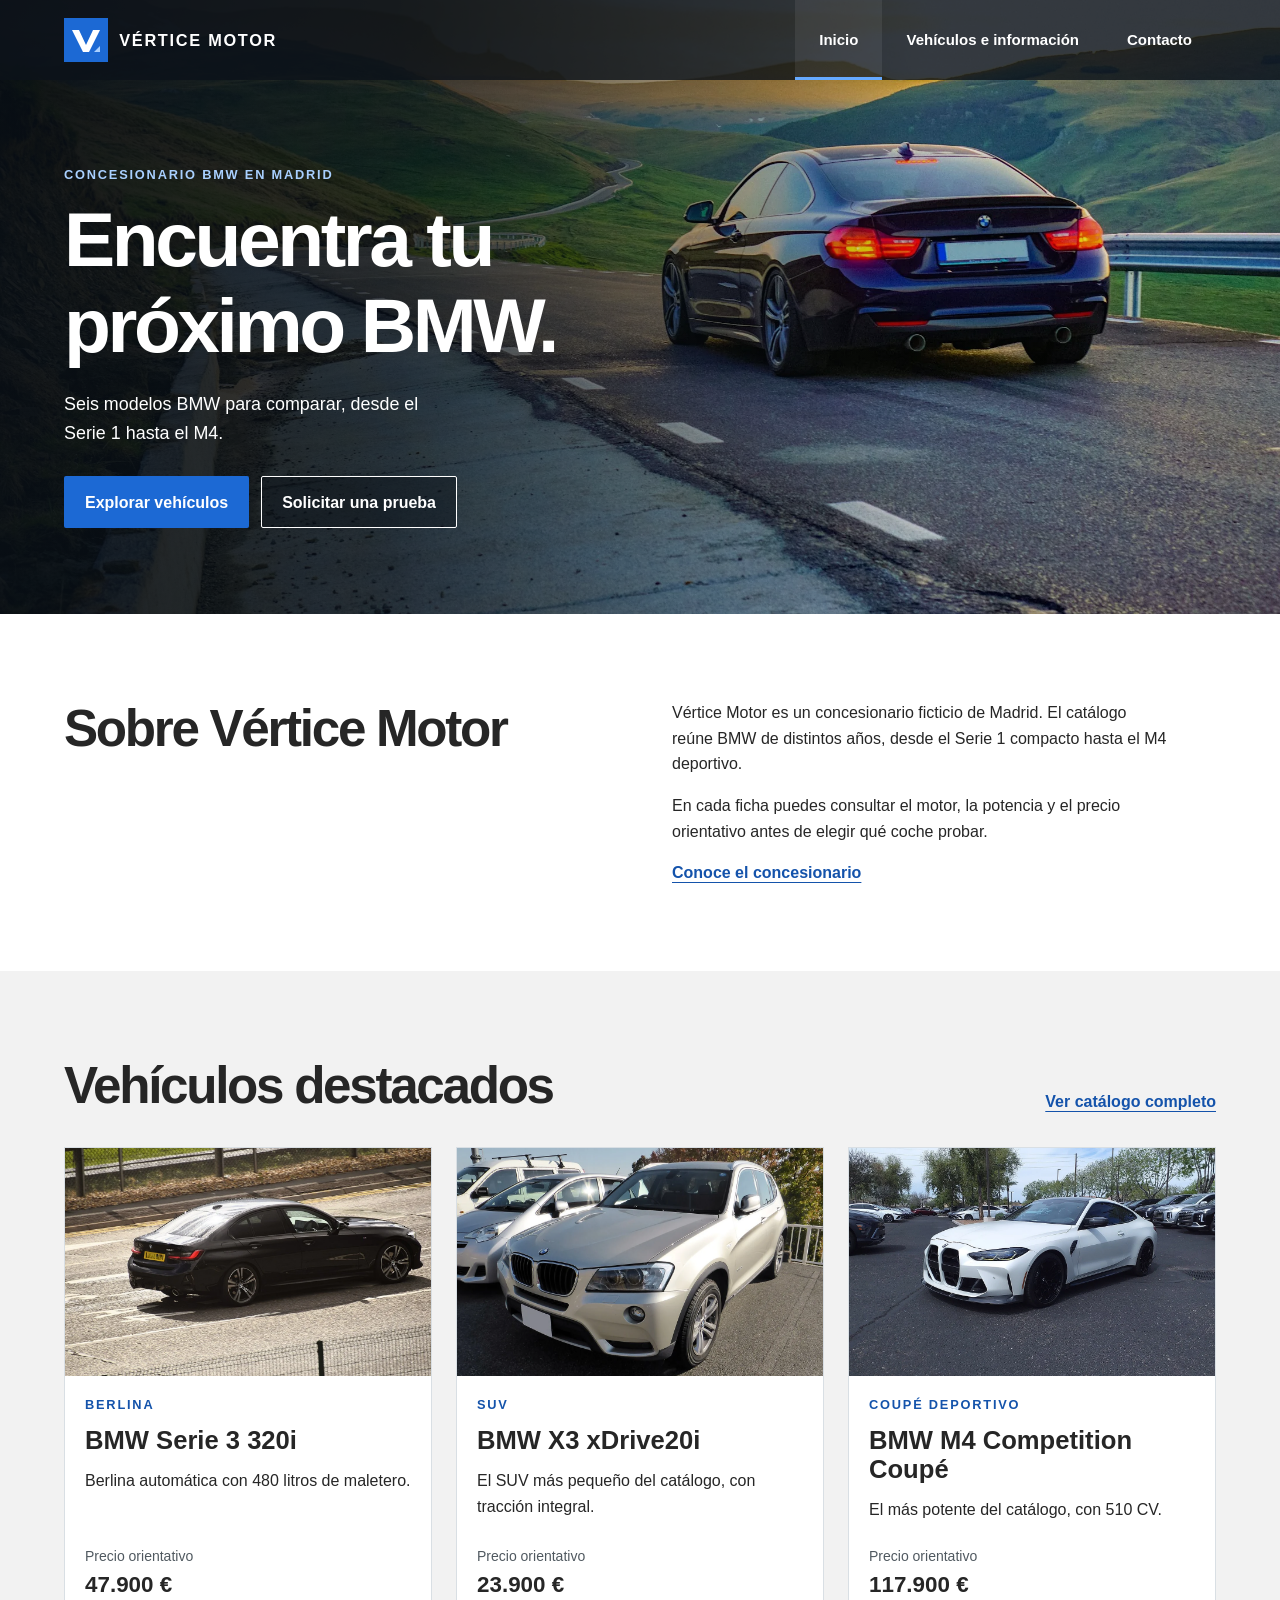
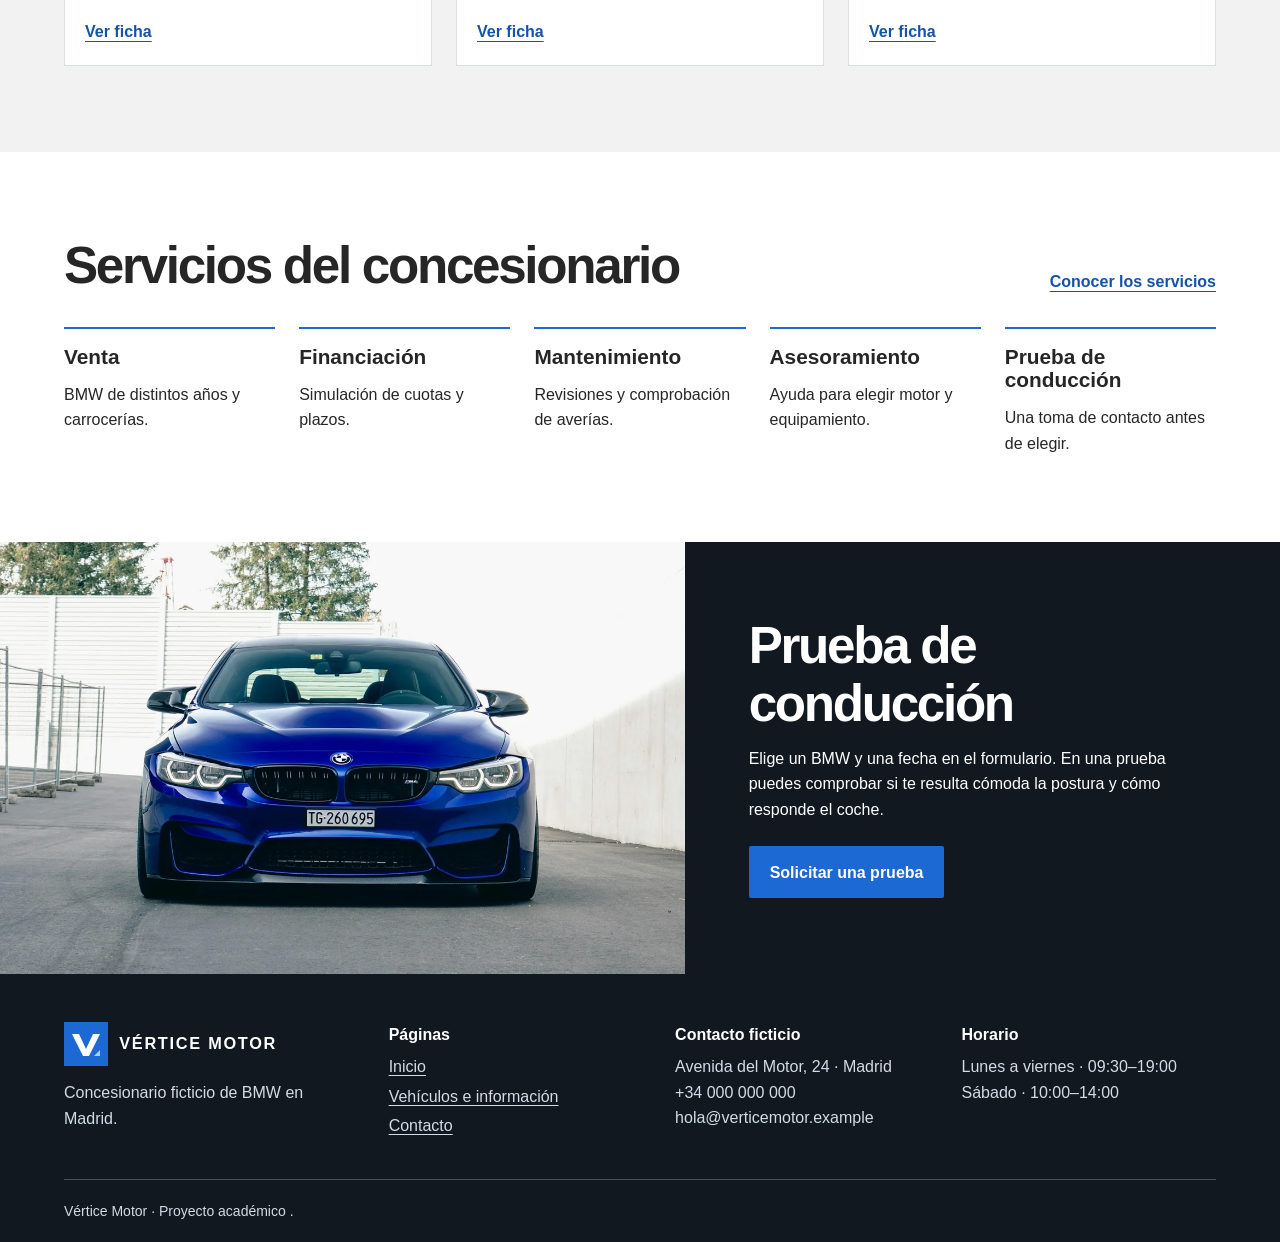
<file: index.html>
<!doctype html>
<html lang="es">
    <head>
        <meta charset="utf-8">
        <meta name="viewport" content="width=device-width, initial-scale=1">
        <meta name="description" content="Descubre la selección de BMW y los servicios de Vértice Motor, un concesionario ficticio en Madrid.">
        <title>Concesionario BMW premium | Vértice Motor</title>
        <link rel="icon" href="img/logo.svg" type="image/svg+xml">
        <link rel="stylesheet" href="css/index.css">
    </head>
    <body class="inicio">
        <a class="salto" href="#contenido">Saltar al contenido</a>
        <header class="cabecera">
            <div class="contenedor cabecera-contenido">
                <a class="marca" href="index.html">
                    <img src="img/logo.svg" width="44" height="44" alt="">
                    VÉRTICE MOTOR
                </a>
                <nav aria-label="Navegación principal">
                    <ul class="menu-navegacion">
                        <li><a href="index.html" aria-current="page">Inicio</a></li>
                        <li><a href="informacion.html">Vehículos e información</a></li>
                        <li><a href="contacto.html">Contacto</a></li>
                    </ul>
                </nav>
            </div>
        </header>
        <main id="contenido" tabindex="-1">
            <section class="portada" aria-labelledby="titulo-portada">
                <img class="portada-foto" src="img/portada.webp" alt="BMW oscuro en una carretera de montaña en Bucegi al atardecer" fetchpriority="high" width="2240" height="1493">
                <div class="contenedor portada-contenido">
                    <p class="etiqueta">Concesionario BMW en Madrid</p>
                    <h1 id="titulo-portada">Encuentra tu próximo BMW.</h1>
                    <p class="portada-descripcion">Seis modelos BMW para comparar, desde el Serie 1 hasta el M4.</p>
                    <div class="acciones">
                        <a class="boton" href="informacion.html#catalogo">Explorar vehículos</a>
                        <a class="boton boton-claro" href="contacto.html#formulario">Solicitar una prueba</a>
                    </div>
                </div>
            </section>

            <section class="contenedor seccion presentacion" aria-labelledby="titulo-presentacion">
                <h2 id="titulo-presentacion">Sobre Vértice Motor</h2>
                <div class="presentacion-texto">
                    <p>Vértice Motor es un concesionario ficticio de Madrid. El catálogo reúne BMW de distintos años, desde el Serie 1 compacto hasta el M4 deportivo.</p>
                    <p>En cada ficha puedes consultar el motor, la potencia y el precio orientativo antes de elegir qué coche probar.</p>
                    <a class="enlace-texto" href="informacion.html#concesionario">Conoce el concesionario</a>
                </div>
            </section>

            <section class="fondo-gris" aria-labelledby="titulo-destacados">
                <div class="contenedor seccion">
                    <div class="encabezado-seccion">
                        <h2 id="titulo-destacados">Vehículos destacados</h2>
                        <a class="enlace-texto" href="informacion.html#catalogo">Ver catálogo completo</a>
                    </div>
                    <div class="cuadricula">
                        <article class="tarjeta-vehiculo">
                            <img class="foto-vehiculo" src="img/bmw-serie-3.webp" alt="BMW Serie 3 320i negro visto de lado" loading="lazy" width="1250" height="764">
                            <div class="tarjeta-contenido">
                                <p class="etiqueta">Berlina</p>
                                <h3>BMW Serie 3 320i</h3>
                                <p>Berlina automática con 480 litros de maletero.</p>
                                <p class="precio"><span>Precio orientativo</span><strong>47.900 €</strong></p>
                                <a class="enlace-texto" href="informacion.html#serie-3" aria-label="Ver ficha del BMW Serie 3 320i">Ver ficha</a>
                            </div>
                        </article>
                        <article class="tarjeta-vehiculo">
                            <img class="foto-vehiculo" src="img/bmw-x3.webp" alt="BMW X3 xDrive20i plateado visto de tres cuartos" loading="lazy" width="1250" height="924">
                            <div class="tarjeta-contenido">
                                <p class="etiqueta">SUV</p>
                                <h3>BMW X3 xDrive20i</h3>
                                <p>El SUV más pequeño del catálogo, con tracción integral.</p>
                                <p class="precio"><span>Precio orientativo</span><strong>23.900 €</strong></p>
                                <a class="enlace-texto" href="informacion.html#x3" aria-label="Ver ficha del BMW X3 xDrive20i">Ver ficha</a>
                            </div>
                        </article>
                        <article class="tarjeta-vehiculo">
                            <img class="foto-vehiculo" src="img/bmw-m4.webp" alt="BMW M4 Competition Coupé blanco visto de tres cuartos" loading="lazy" width="1250" height="938">
                            <div class="tarjeta-contenido">
                                <p class="etiqueta">Coupé deportivo</p>
                                <h3>BMW M4 Competition Coupé</h3>
                                <p>El más potente del catálogo, con 510 CV.</p>
                                <p class="precio"><span>Precio orientativo</span><strong>117.900 €</strong></p>
                                <a class="enlace-texto" href="informacion.html#m4" aria-label="Ver ficha del BMW M4 Competition Coupé">Ver ficha</a>
                            </div>
                        </article>
                    </div>
                </div>
            </section>

            <section class="contenedor seccion" aria-labelledby="titulo-servicios">
                <div class="encabezado-seccion">
                    <h2 id="titulo-servicios">Servicios del concesionario</h2>
                    <a class="enlace-texto" href="informacion.html#servicios">Conocer los servicios</a>
                </div>
                <ul class="lista-servicios">
                    <li>
                        <h3>Venta</h3>
                        <p>BMW de distintos años y carrocerías.</p>
                    </li>
                    <li>
                        <h3>Financiación</h3>
                        <p>Simulación de cuotas y plazos.</p>
                    </li>
                    <li>
                        <h3>Mantenimiento</h3>
                        <p>Revisiones y comprobación de averías.</p>
                    </li>
                    <li>
                        <h3>Asesoramiento</h3>
                        <p>Ayuda para elegir motor y equipamiento.</p>
                    </li>
                    <li>
                        <h3>Prueba de conducción</h3>
                        <p>Una toma de contacto antes de elegir.</p>
                    </li>
                </ul>
            </section>

            <section class="promocion" aria-labelledby="titulo-prueba">
                <img src="img/prueba-conduccion.webp" alt="Vista frontal de un BMW M4 azul estacionado sobre el asfalto" loading="lazy" width="1253" height="1400">
                <div class="promocion-texto">
                    <h2 id="titulo-prueba">Prueba de conducción</h2>
                    <p>Elige un BMW y una fecha en el formulario. En una prueba puedes comprobar si te resulta cómoda la postura y cómo responde el coche.</p>
                    <a class="boton" href="contacto.html#formulario">Solicitar una prueba</a>
                </div>
            </section>
        </main>
        <footer class="pie-pagina">
            <div class="contenedor pie-columnas">
                <div>
                    <a class="marca" href="index.html">
                        <img src="img/logo.svg" width="44" height="44" alt="">
                        VÉRTICE MOTOR
                    </a>
                    <p>Concesionario ficticio de BMW en Madrid.</p>
                </div>
                <nav aria-label="Navegación del pie">
                    <h2>Páginas</h2>
                    <ul>
                        <li><a href="index.html">Inicio</a></li>
                        <li><a href="informacion.html">Vehículos e información</a></li>
                        <li><a href="contacto.html">Contacto</a></li>
                    </ul>
                </nav>
                <div>
                    <h2>Contacto ficticio</h2>
                    <address>
                        Avenida del Motor, 24 · Madrid<br>
                        +34 000 000 000<br>
                        hola@verticemotor.example
                    </address>
                </div>
                <div>
                    <h2>Horario</h2>
                    <p>Lunes a viernes · 09:30–19:00<br>Sábado · 10:00–14:00</p>
                </div>
            </div>
            <p class="contenedor pie-legal">Vértice Motor · Proyecto académico  .</p>
        </footer>
    </body>
</html>
</file>
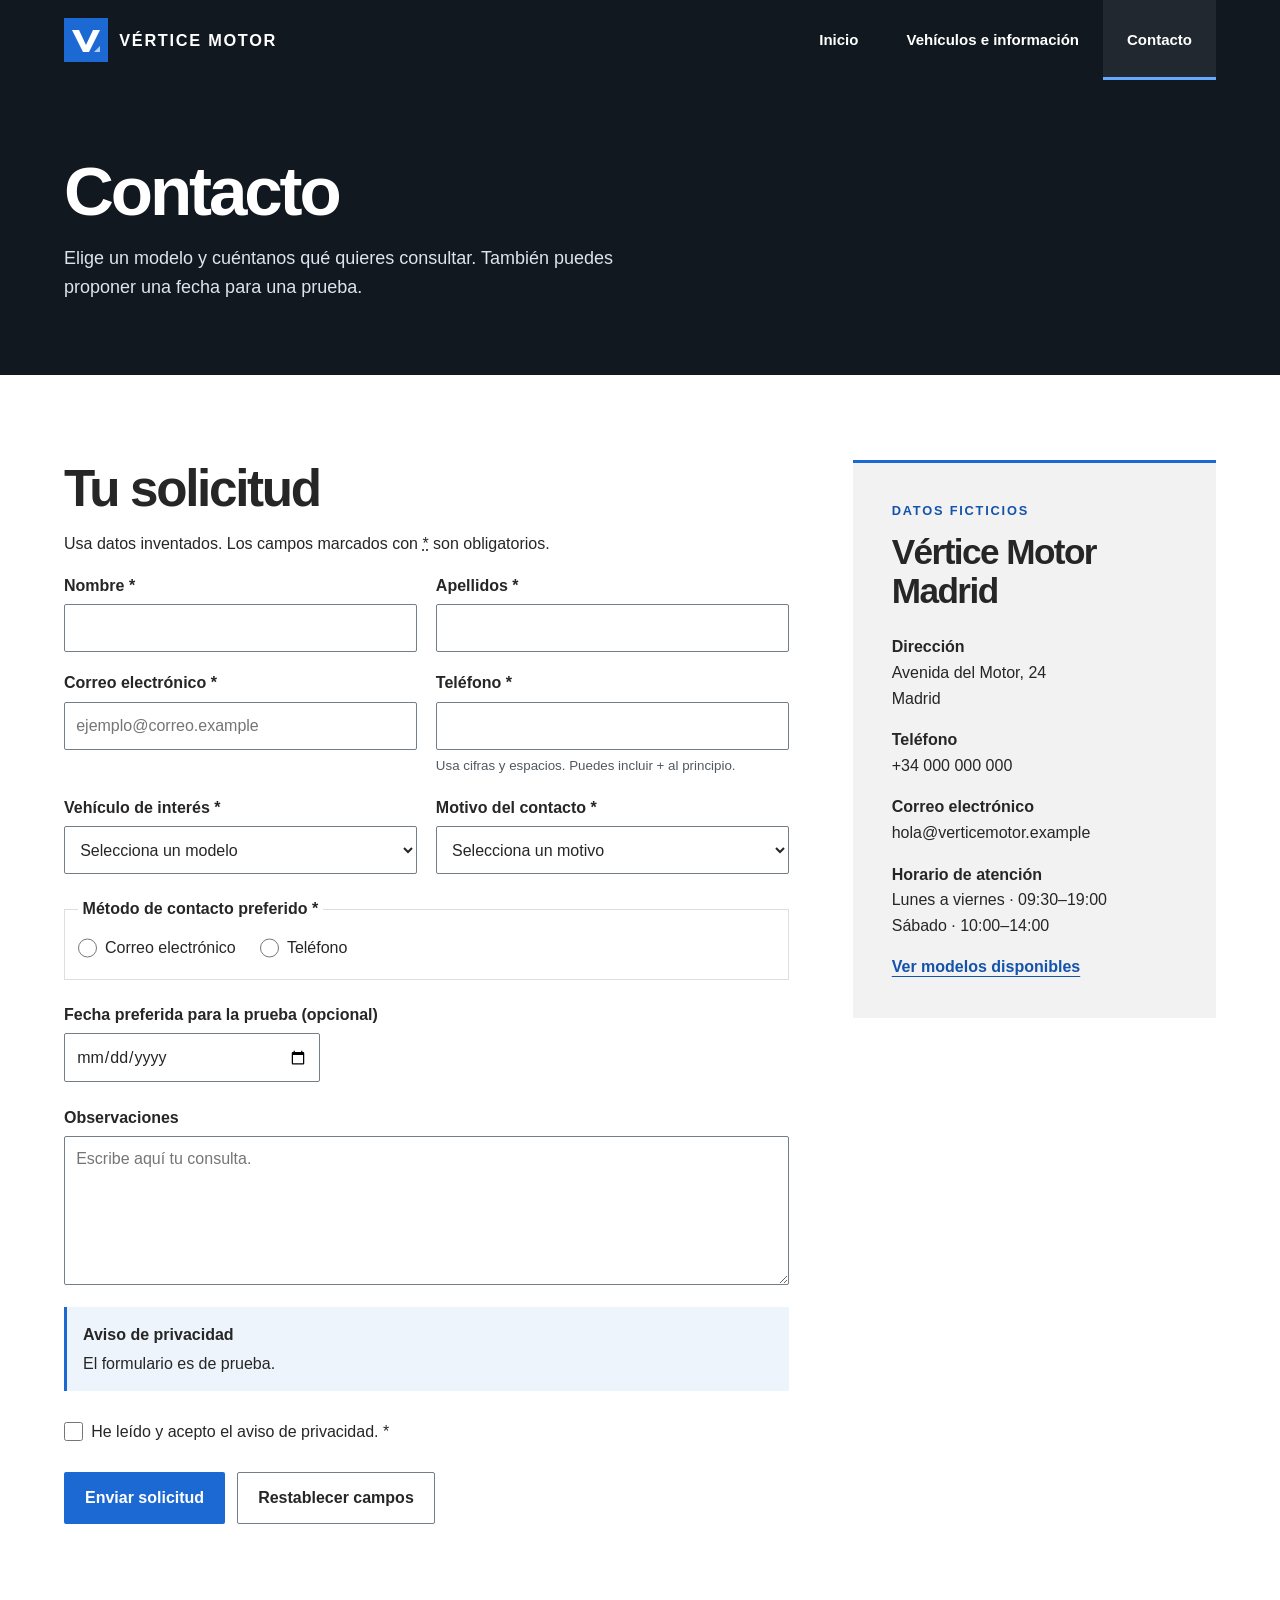
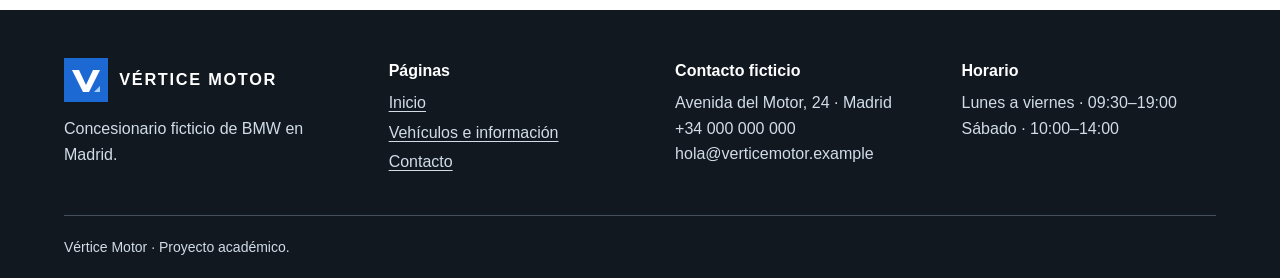
<file: contacto.html>
<!doctype html>
<html lang="es">
    <head>
        <meta charset="utf-8">
        <meta name="viewport" content="width=device-width, initial-scale=1">
        <meta name="description" content="Simula una consulta o una petición de prueba de conducción con el formulario de Vértice Motor.">
        <title>Contacto y prueba de conducción | Vértice Motor</title>
        <link rel="icon" href="img/logo.svg" type="image/svg+xml">
        <link rel="stylesheet" href="css/contacto.css">
    </head>
    <body>
        <a class="salto" href="#contenido">Saltar al contenido</a>
        <header class="cabecera">
            <div class="contenedor cabecera-contenido">
                <a class="marca" href="index.html">
                    <img src="img/logo.svg" width="44" height="44" alt="">
                    VÉRTICE MOTOR
                </a>
                <nav aria-label="Navegación principal">
                    <ul class="menu-navegacion">
                        <li><a href="index.html">Inicio</a></li>
                        <li><a href="informacion.html">Vehículos e información</a></li>
                        <li><a href="contacto.html" aria-current="page">Contacto</a></li>
                    </ul>
                </nav>
            </div>
        </header>
        <main id="contenido" tabindex="-1">
            <section class="cabecera-interior">
                <div class="contenedor">
                    <h1>Contacto</h1>
                    <p>Elige un modelo y cuéntanos qué quieres consultar. También puedes proponer una fecha para una prueba.</p>
                </div>
            </section>

            <div class="contenedor seccion contacto-columnas">
                <section id="formulario" aria-labelledby="titulo-formulario">
                    <h2 id="titulo-formulario">Tu solicitud</h2>
                    <p id="ayuda-formulario">Usa datos inventados. Los campos marcados con <abbr title="obligatorio">*</abbr> son obligatorios.</p>
                    <p class="confirmacion" id="demostracion" tabindex="-1">La demostración se ha completado. Tus datos no se han enviado.</p>
                    <!-- Solo se incluye un valor fijo en el envío local. -->
                    <form class="formulario-contacto" action="contacto.html#demostracion" method="get" autocomplete="off" aria-describedby="ayuda-formulario privacidad">
                        <div class="campos-dobles">
                            <div class="campo">
                                <label for="nombre">Nombre *</label>
                                <input type="text" id="nombre" required minlength="2" maxlength="50">
                            </div>
                            <div class="campo">
                                <label for="apellidos">Apellidos *</label>
                                <input type="text" id="apellidos" required minlength="2" maxlength="80">
                            </div>
                            <div class="campo">
                                <label for="correo">Correo electrónico *</label>
                                <input type="email" id="correo" required maxlength="100" placeholder="ejemplo@correo.example">
                            </div>
                            <div class="campo">
                                <label for="telefono">Teléfono *</label>
                                <input type="tel" id="telefono" required minlength="9" maxlength="20" pattern="[+]?[0-9][0-9 ]{7,18}[0-9]" aria-describedby="ayuda-telefono">
                                <small id="ayuda-telefono">Usa cifras y espacios. Puedes incluir + al principio.</small>
                            </div>
                            <div class="campo">
                                <label for="vehiculo">Vehículo de interés *</label>
                                <select id="vehiculo" required>
                                    <option value="">Selecciona un modelo</option>
                                    <option>BMW Serie 1 118i</option>
                                    <option>BMW Serie 3 320i</option>
                                    <option>BMW Serie 5 520d</option>
                                    <option>BMW X3 xDrive20i</option>
                                    <option>BMW X5 xDrive40i</option>
                                    <option>BMW M4 Competition Coupé</option>
                                    <option>Aún no lo he decidido</option>
                                </select>
                            </div>
                            <div class="campo">
                                <label for="motivo">Motivo del contacto *</label>
                                <select id="motivo" required>
                                    <option value="">Selecciona un motivo</option>
                                    <option>Información sobre un vehículo</option>
                                    <option>Prueba de conducción</option>
                                    <option>Financiación</option>
                                    <option>Mantenimiento</option>
                                    <option>Otra consulta</option>
                                </select>
                            </div>
                        </div>
                        <fieldset>
                            <legend>Método de contacto preferido *</legend>
                            <div class="opciones">
                                <label for="preferencia-correo"><input id="preferencia-correo" type="radio" name="demostracion" value="si" required> Correo electrónico</label>
                                <label for="preferencia-telefono"><input id="preferencia-telefono" type="radio" name="demostracion" value="si"> Teléfono</label>
                            </div>
                        </fieldset>
                        <div class="campo">
                            <label for="fecha">Fecha preferida para la prueba (opcional)</label>
                            <input type="date" id="fecha">
                        </div>
                        <div class="campo">
                            <label for="observaciones">Observaciones</label>
                            <textarea id="observaciones" rows="5" maxlength="600" placeholder="Escribe aquí tu consulta."></textarea>
                        </div>
                        <div class="aviso-privacidad" id="privacidad">
                            <strong>Aviso de privacidad</strong>
                            <p>El formulario es de prueba.</p>
                        </div>
                        <label class="aceptacion" for="aceptacion"><input type="checkbox" id="aceptacion" required> He leído y acepto el aviso de privacidad. *</label>
                        <div class="acciones">
                            <button class="boton" type="submit">Enviar solicitud</button>
                            <button class="boton boton-secundario" type="reset">Restablecer campos</button>
                        </div>
                    </form>
                </section>

                <aside class="datos-contacto" aria-labelledby="titulo-datos">
                    <p class="etiqueta">Datos ficticios</p>
                    <h2 id="titulo-datos">Vértice Motor Madrid</h2>
                    <address>
                        <p><strong>Dirección</strong><br>Avenida del Motor, 24<br>Madrid</p>
                        <p><strong>Teléfono</strong><br>+34 000 000 000</p>
                        <p><strong>Correo electrónico</strong><br>hola@verticemotor.example</p>
                    </address>
                    <p><strong>Horario de atención</strong><br>Lunes a viernes · 09:30–19:00<br>Sábado · 10:00–14:00</p>
                    <a class="enlace-texto" href="informacion.html#catalogo">Ver modelos disponibles</a>
                </aside>
            </div>
        </main>
        <footer class="pie-pagina">
            <div class="contenedor pie-columnas">
                <div>
                    <a class="marca" href="index.html">
                        <img src="img/logo.svg" width="44" height="44" alt="">
                        VÉRTICE MOTOR
                    </a>
                    <p>Concesionario ficticio de BMW en Madrid.</p>
                </div>
                <nav aria-label="Navegación del pie">
                    <h2>Páginas</h2>
                    <ul>
                        <li><a href="index.html">Inicio</a></li>
                        <li><a href="informacion.html">Vehículos e información</a></li>
                        <li><a href="contacto.html">Contacto</a></li>
                    </ul>
                </nav>
                <div>
                    <h2>Contacto ficticio</h2>
                    <address>
                        Avenida del Motor, 24 · Madrid<br>
                        +34 000 000 000<br>
                        hola@verticemotor.example
                    </address>
                </div>
                <div>
                    <h2>Horario</h2>
                    <p>Lunes a viernes · 09:30–19:00<br>Sábado · 10:00–14:00</p>
                </div>
            </div>
            <p class="contenedor pie-legal">Vértice Motor · Proyecto académico.</p>
        </footer>
    </body>
</html>
</file>
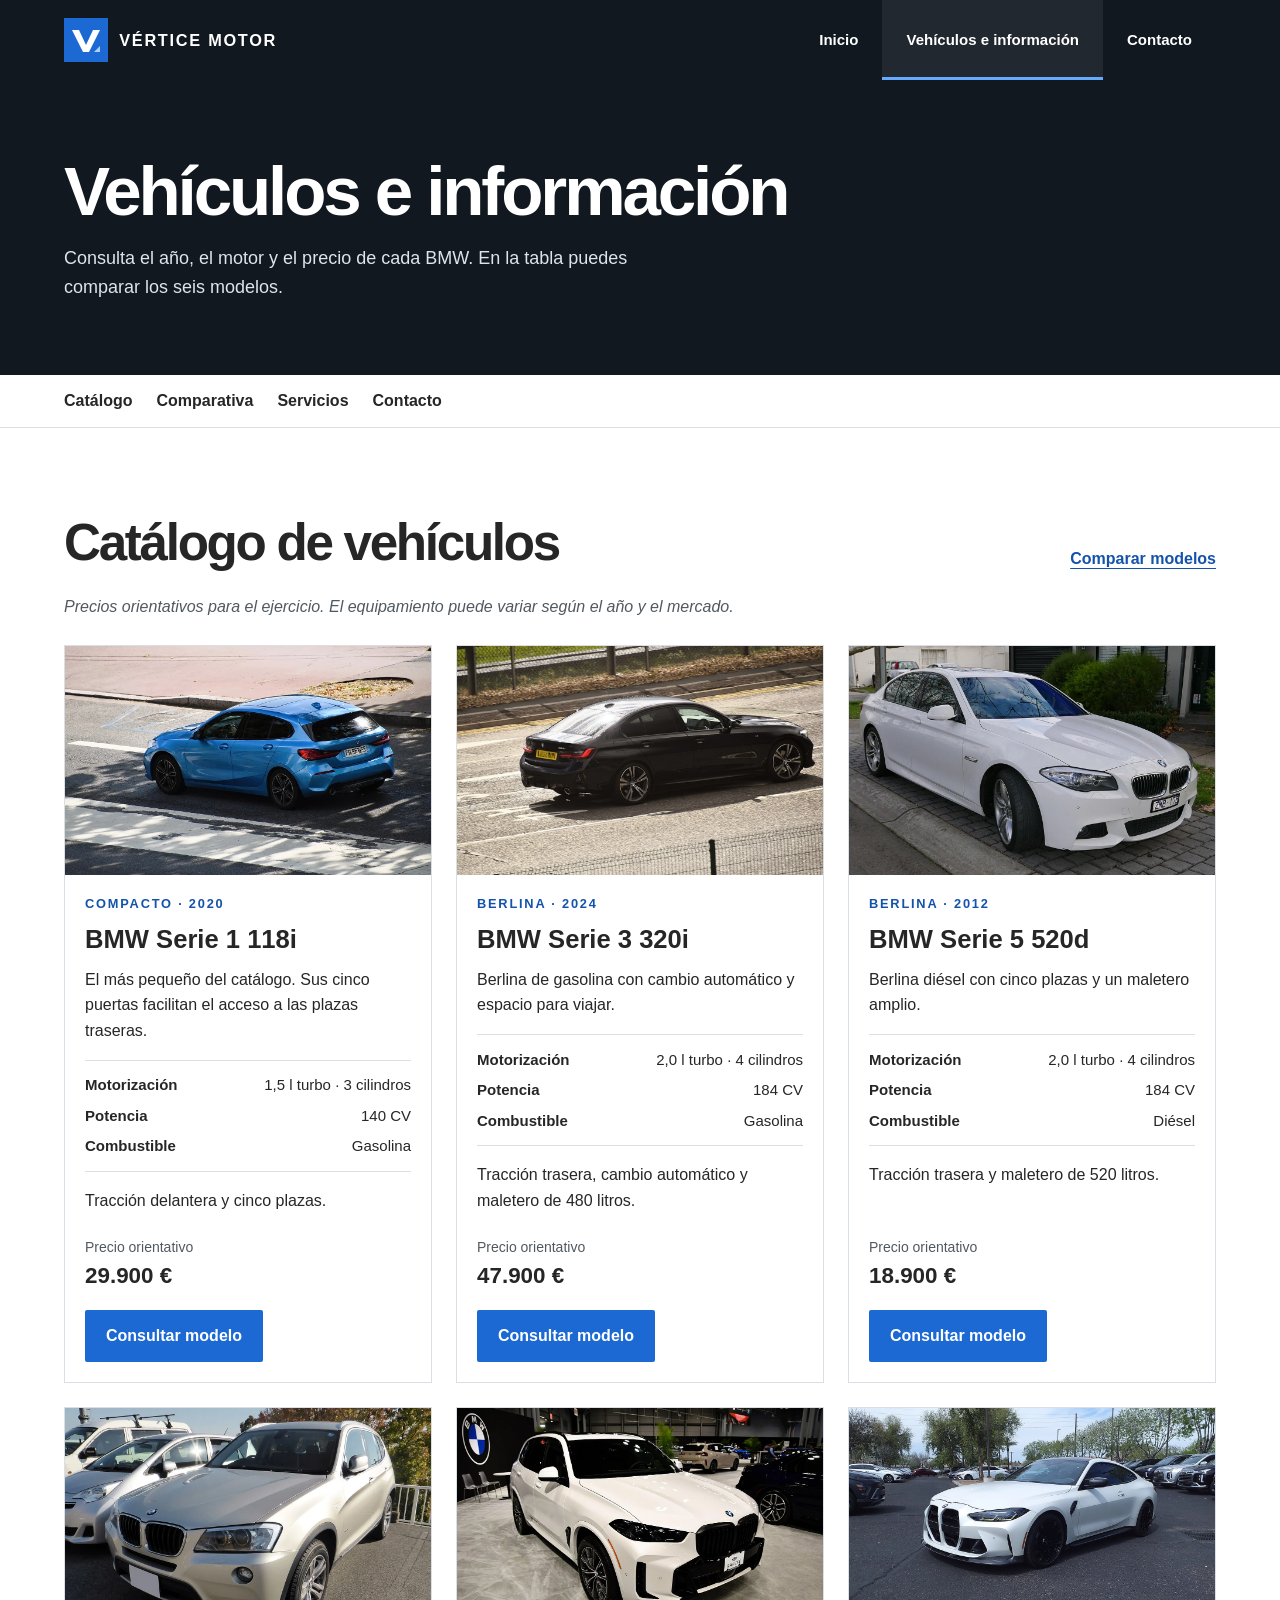
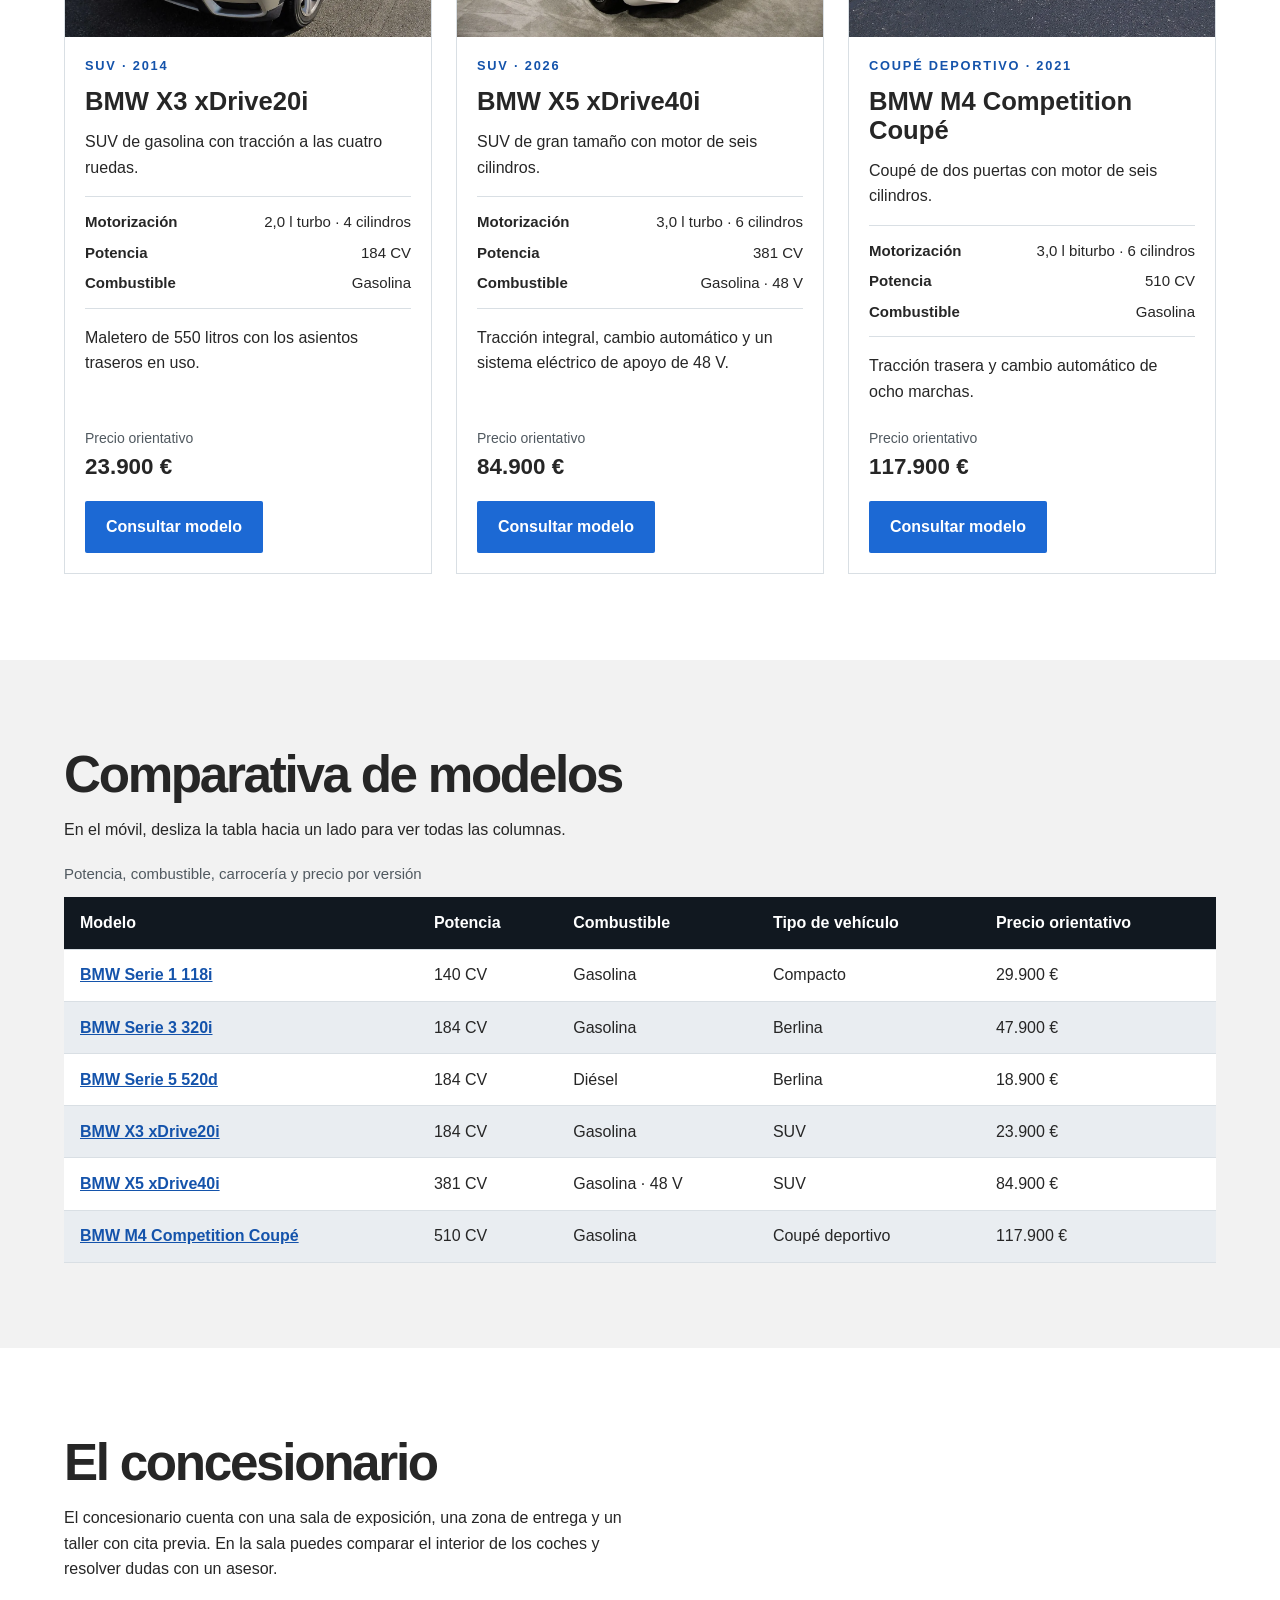
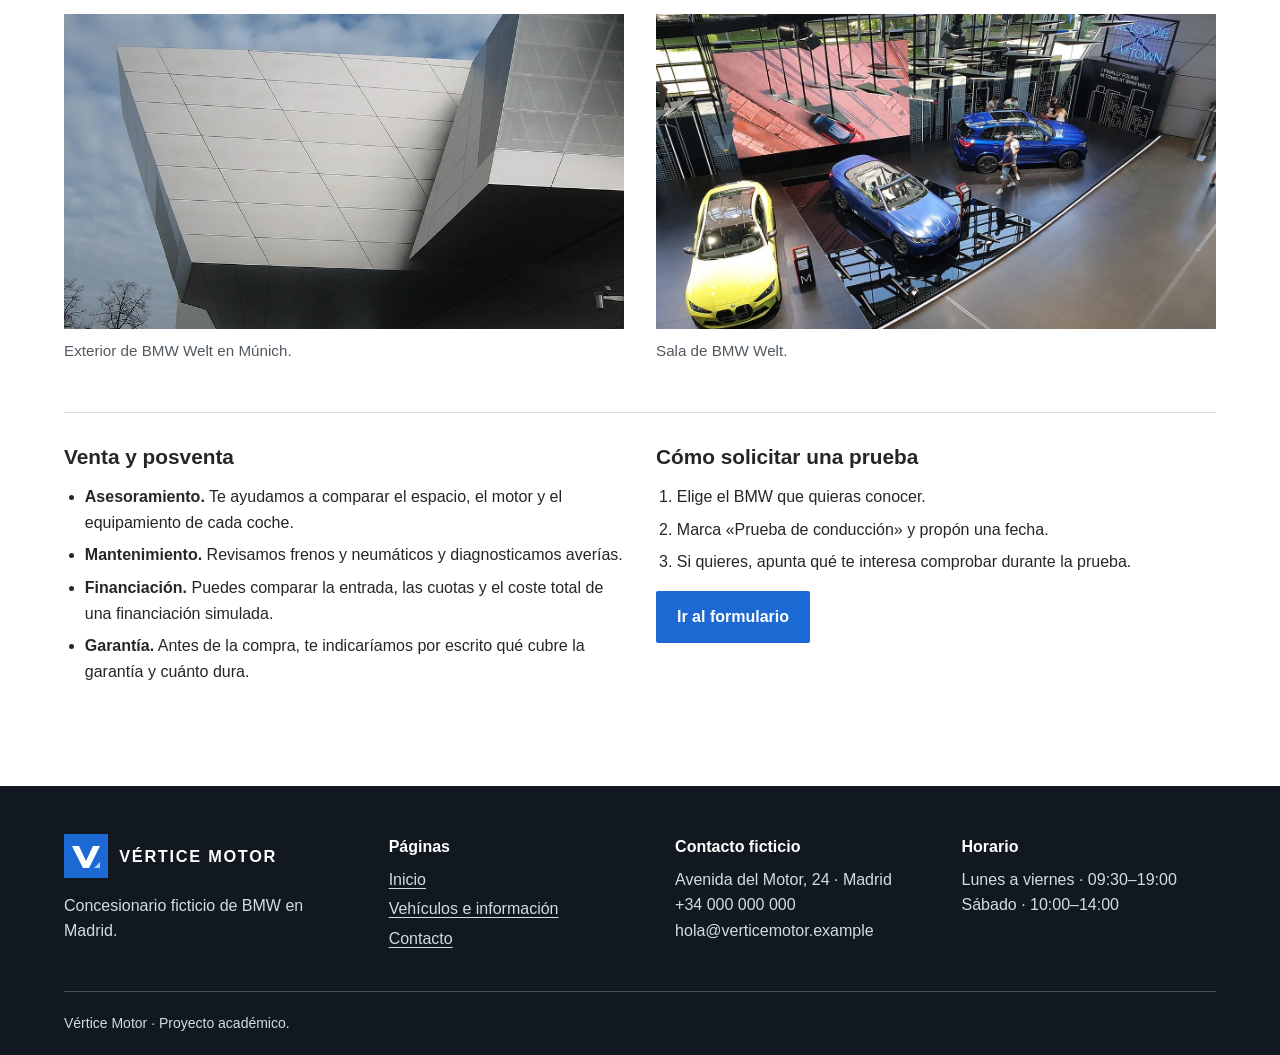
<file: informacion.html>
<!doctype html>
<html lang="es">
    <head>
        <meta charset="utf-8">
        <meta name="viewport" content="width=device-width, initial-scale=1">
        <meta name="description" content="Compara seis modelos BMW y conoce las instalaciones y servicios de Vértice Motor.">
        <title>Vehículos e información | Vértice Motor</title>
        <link rel="icon" href="img/logo.svg" type="image/svg+xml">
        <link rel="stylesheet" href="css/informacion.css">
    </head>
    <body>
        <a class="salto" href="#contenido">Saltar al contenido</a>
        <header class="cabecera">
            <div class="contenedor cabecera-contenido">
                <a class="marca" href="index.html">
                    <img src="img/logo.svg" width="44" height="44" alt="">
                    VÉRTICE MOTOR
                </a>
                <nav aria-label="Navegación principal">
                    <ul class="menu-navegacion">
                        <li><a href="index.html">Inicio</a></li>
                        <li><a href="informacion.html" aria-current="page">Vehículos e información</a></li>
                        <li><a href="contacto.html">Contacto</a></li>
                    </ul>
                </nav>
            </div>
        </header>
        <main id="contenido" tabindex="-1">
            <section class="cabecera-interior">
                <div class="contenedor">
                    <h1>Vehículos e información</h1>
                    <p>Consulta el año, el motor y el precio de cada BMW. En la tabla puedes comparar los seis modelos.</p>
                </div>
            </section>

            <nav class="navegacion-seccion" aria-label="En esta página">
                <ul class="contenedor">
                    <li><a href="#catalogo">Catálogo</a></li>
                    <li><a href="#comparativa">Comparativa</a></li>
                    <li><a href="#servicios">Servicios</a></li>
                    <li><a href="contacto.html">Contacto</a></li>
                </ul>
            </nav>

            <section class="contenedor seccion" id="catalogo" aria-labelledby="titulo-catalogo">
                <div class="encabezado-seccion">
                    <h2 id="titulo-catalogo">Catálogo de vehículos</h2>
                    <a class="enlace-texto" href="#comparativa">Comparar modelos</a>
                </div>
                <p class="nota-catalogo"><em>Precios orientativos para el ejercicio. El equipamiento puede variar según el año y el mercado.</em></p>
                <div class="cuadricula">
                    <article class="tarjeta-vehiculo" id="serie-1">
                        <img class="foto-vehiculo" src="img/bmw-serie-1.webp" alt="BMW Serie 1 118i azul visto desde atrás" loading="lazy" width="1250" height="815">
                        <div class="tarjeta-contenido">
                            <p class="etiqueta">Compacto · 2020</p>
                            <h3>BMW Serie 1 118i</h3>
                            <p>El más pequeño del catálogo. Sus cinco puertas facilitan el acceso a las plazas traseras.</p>
                            <dl class="ficha">
                                <dt>Motorización</dt>
                                <dd>1,5 l turbo · 3 cilindros</dd>
                                <dt>Potencia</dt>
                                <dd>140 CV</dd>
                                <dt>Combustible</dt>
                                <dd>Gasolina</dd>
                            </dl>
                            <p>Tracción delantera y cinco plazas.</p>
                            <p class="precio"><span>Precio orientativo</span><strong>29.900 €</strong></p>
                            <a class="boton" href="contacto.html#formulario" aria-label="Consultar el BMW Serie 1 118i">Consultar modelo</a>
                        </div>
                    </article>
                    <article class="tarjeta-vehiculo" id="serie-3">
                        <img class="foto-vehiculo" src="img/bmw-serie-3.webp" alt="BMW Serie 3 320i negro visto de lado" loading="lazy" width="1250" height="764">
                        <div class="tarjeta-contenido">
                            <p class="etiqueta">Berlina · 2024</p>
                            <h3>BMW Serie 3 320i</h3>
                            <p>Berlina de gasolina con cambio automático y espacio para viajar.</p>
                            <dl class="ficha">
                                <dt>Motorización</dt>
                                <dd>2,0 l turbo · 4 cilindros</dd>
                                <dt>Potencia</dt>
                                <dd>184 CV</dd>
                                <dt>Combustible</dt>
                                <dd>Gasolina</dd>
                            </dl>
                            <p>Tracción trasera, cambio automático y maletero de 480 litros.</p>
                            <p class="precio"><span>Precio orientativo</span><strong>47.900 €</strong></p>
                            <a class="boton" href="contacto.html#formulario" aria-label="Consultar el BMW Serie 3 320i">Consultar modelo</a>
                        </div>
                    </article>
                    <article class="tarjeta-vehiculo" id="serie-5">
                        <img class="foto-vehiculo" src="img/bmw-serie-5.webp" alt="BMW Serie 5 520d blanco aparcado" loading="lazy" width="1250" height="836">
                        <div class="tarjeta-contenido">
                            <p class="etiqueta">Berlina · 2012</p>
                            <h3>BMW Serie 5 520d</h3>
                            <p>Berlina diésel con cinco plazas y un maletero amplio.</p>
                            <dl class="ficha">
                                <dt>Motorización</dt>
                                <dd>2,0 l turbo · 4 cilindros</dd>
                                <dt>Potencia</dt>
                                <dd>184 CV</dd>
                                <dt>Combustible</dt>
                                <dd>Diésel</dd>
                            </dl>
                            <p>Tracción trasera y maletero de 520 litros.</p>
                            <p class="precio"><span>Precio orientativo</span><strong>18.900 €</strong></p>
                            <a class="boton" href="contacto.html#formulario" aria-label="Consultar el BMW Serie 5 520d">Consultar modelo</a>
                        </div>
                    </article>
                    <article class="tarjeta-vehiculo" id="x3">
                        <img class="foto-vehiculo" src="img/bmw-x3.webp" alt="BMW X3 xDrive20i plateado visto de tres cuartos" loading="lazy" width="1250" height="924">
                        <div class="tarjeta-contenido">
                            <p class="etiqueta">SUV · 2014</p>
                            <h3>BMW X3 xDrive20i</h3>
                            <p>SUV de gasolina con tracción a las cuatro ruedas.</p>
                            <dl class="ficha">
                                <dt>Motorización</dt>
                                <dd>2,0 l turbo · 4 cilindros</dd>
                                <dt>Potencia</dt>
                                <dd>184 CV</dd>
                                <dt>Combustible</dt>
                                <dd>Gasolina</dd>
                            </dl>
                            <p>Maletero de 550 litros con los asientos traseros en uso.</p>
                            <p class="precio"><span>Precio orientativo</span><strong>23.900 €</strong></p>
                            <a class="boton" href="contacto.html#formulario" aria-label="Consultar el BMW X3 xDrive20i">Consultar modelo</a>
                        </div>
                    </article>
                    <article class="tarjeta-vehiculo" id="x5">
                        <img class="foto-vehiculo" src="img/bmw-x5.webp" alt="BMW X5 xDrive40i blanco en una exposición" loading="lazy" width="1250" height="833">
                        <div class="tarjeta-contenido">
                            <p class="etiqueta">SUV · 2026</p>
                            <h3>BMW X5 xDrive40i</h3>
                            <p>SUV de gran tamaño con motor de seis cilindros.</p>
                            <dl class="ficha">
                                <dt>Motorización</dt>
                                <dd>3,0 l turbo · 6 cilindros</dd>
                                <dt>Potencia</dt>
                                <dd>381 CV</dd>
                                <dt>Combustible</dt>
                                <dd>Gasolina · 48 V</dd>
                            </dl>
                            <p>Tracción integral, cambio automático y un sistema eléctrico de apoyo de 48 V.</p>
                            <p class="precio"><span>Precio orientativo</span><strong>84.900 €</strong></p>
                            <a class="boton" href="contacto.html#formulario" aria-label="Consultar el BMW X5 xDrive40i">Consultar modelo</a>
                        </div>
                    </article>
                    <article class="tarjeta-vehiculo" id="m4">
                        <img class="foto-vehiculo" src="img/bmw-m4.webp" alt="BMW M4 Competition Coupé blanco visto de tres cuartos" loading="lazy" width="1250" height="938">
                        <div class="tarjeta-contenido">
                            <p class="etiqueta">Coupé deportivo · 2021</p>
                            <h3>BMW M4 Competition Coupé</h3>
                            <p>Coupé de dos puertas con motor de seis cilindros.</p>
                            <dl class="ficha">
                                <dt>Motorización</dt>
                                <dd>3,0 l biturbo · 6 cilindros</dd>
                                <dt>Potencia</dt>
                                <dd>510 CV</dd>
                                <dt>Combustible</dt>
                                <dd>Gasolina</dd>
                            </dl>
                            <p>Tracción trasera y cambio automático de ocho marchas.</p>
                            <p class="precio"><span>Precio orientativo</span><strong>117.900 €</strong></p>
                            <a class="boton" href="contacto.html#formulario" aria-label="Consultar el BMW M4 Competition Coupé">Consultar modelo</a>
                        </div>
                    </article>
                </div>
            </section>

            <section class="fondo-gris" id="comparativa" aria-labelledby="titulo-comparativa">
                <div class="contenedor seccion">
                    <h2 id="titulo-comparativa">Comparativa de modelos</h2>
                    <p id="ayuda-tabla">En el móvil, desliza la tabla hacia un lado para ver todas las columnas.</p>
                    <div class="tabla-desplazable" tabindex="0" role="region" aria-labelledby="titulo-comparativa" aria-describedby="ayuda-tabla">
                        <table>
                            <caption>Potencia, combustible, carrocería y precio por versión</caption>
                            <thead>
                                <tr>
                                    <th scope="col">Modelo</th>
                                    <th scope="col">Potencia</th>
                                    <th scope="col">Combustible</th>
                                    <th scope="col">Tipo de vehículo</th>
                                    <th scope="col">Precio orientativo</th>
                                </tr>
                            </thead>
                            <tbody>
                                <tr>
                                    <th scope="row"><a href="#serie-1">BMW Serie 1 118i</a></th>
                                    <td>140 CV</td>
                                    <td>Gasolina</td>
                                    <td>Compacto</td>
                                    <td>29.900 €</td>
                                </tr>
                                <tr>
                                    <th scope="row"><a href="#serie-3">BMW Serie 3 320i</a></th>
                                    <td>184 CV</td>
                                    <td>Gasolina</td>
                                    <td>Berlina</td>
                                    <td>47.900 €</td>
                                </tr>
                                <tr>
                                    <th scope="row"><a href="#serie-5">BMW Serie 5 520d</a></th>
                                    <td>184 CV</td>
                                    <td>Diésel</td>
                                    <td>Berlina</td>
                                    <td>18.900 €</td>
                                </tr>
                                <tr>
                                    <th scope="row"><a href="#x3">BMW X3 xDrive20i</a></th>
                                    <td>184 CV</td>
                                    <td>Gasolina</td>
                                    <td>SUV</td>
                                    <td>23.900 €</td>
                                </tr>
                                <tr>
                                    <th scope="row"><a href="#x5">BMW X5 xDrive40i</a></th>
                                    <td>381 CV</td>
                                    <td>Gasolina · 48 V</td>
                                    <td>SUV</td>
                                    <td>84.900 €</td>
                                </tr>
                                <tr>
                                    <th scope="row"><a href="#m4">BMW M4 Competition Coupé</a></th>
                                    <td>510 CV</td>
                                    <td>Gasolina</td>
                                    <td>Coupé deportivo</td>
                                    <td>117.900 €</td>
                                </tr>
                            </tbody>
                        </table>
                    </div>
                </div>
            </section>

            <section class="contenedor seccion" id="concesionario" aria-labelledby="titulo-concesionario">
                <h2 id="titulo-concesionario">El concesionario</h2>
                <p class="texto-limitado">El concesionario cuenta con una sala de exposición, una zona de entrega y un taller con cita previa. En la sala puedes comparar el interior de los coches y resolver dudas con un asesor.</p>
                <div class="instalaciones">
                    <figure>
                        <img src="img/concesionario-exterior.webp" alt="Fachada exterior de BMW Welt en Múnich" loading="lazy" width="937" height="1250">
                        <figcaption>Exterior de BMW Welt en Múnich.</figcaption>
                    </figure>
                    <figure>
                        <img src="img/concesionario-interior.webp" alt="Interior de BMW Welt con tres coches expuestos" loading="lazy" width="1250" height="938">
                        <figcaption>Sala de BMW Welt.</figcaption>
                    </figure>
                </div>

                <div class="servicios-detalle" id="servicios">
                    <div>
                        <h3>Venta y posventa</h3>
                        <ul>
                            <li><strong>Asesoramiento.</strong> Te ayudamos a comparar el espacio, el motor y el equipamiento de cada coche.</li>
                            <li><strong>Mantenimiento.</strong> Revisamos frenos y neumáticos y diagnosticamos averías.</li>
                            <li><strong>Financiación.</strong> Puedes comparar la entrada, las cuotas y el coste total de una financiación simulada.</li>
                            <li><strong>Garantía.</strong> Antes de la compra, te indicaríamos por escrito qué cubre la garantía y cuánto dura.</li>
                        </ul>
                    </div>
                    <div>
                        <h3>Cómo solicitar una prueba</h3>
                        <ol>
                            <li>Elige el BMW que quieras conocer.</li>
                            <li>Marca «Prueba de conducción» y propón una fecha.</li>
                            <li>Si quieres, apunta qué te interesa comprobar durante la prueba.</li>
                        </ol>
                        <a class="boton" href="contacto.html#formulario">Ir al formulario</a>
                    </div>
                </div>
            </section>
        </main>
        <footer class="pie-pagina">
            <div class="contenedor pie-columnas">
                <div>
                    <a class="marca" href="index.html">
                        <img src="img/logo.svg" width="44" height="44" alt="">
                        VÉRTICE MOTOR
                    </a>
                    <p>Concesionario ficticio de BMW en Madrid.</p>
                </div>
                <nav aria-label="Navegación del pie">
                    <h2>Páginas</h2>
                    <ul>
                        <li><a href="index.html">Inicio</a></li>
                        <li><a href="informacion.html">Vehículos e información</a></li>
                        <li><a href="contacto.html">Contacto</a></li>
                    </ul>
                </nav>
                <div>
                    <h2>Contacto ficticio</h2>
                    <address>
                        Avenida del Motor, 24 · Madrid<br>
                        +34 000 000 000<br>
                        hola@verticemotor.example
                    </address>
                </div>
                <div>
                    <h2>Horario</h2>
                    <p>Lunes a viernes · 09:30–19:00<br>Sábado · 10:00–14:00</p>
                </div>
            </div>
            <p class="contenedor pie-legal">Vértice Motor · Proyecto académico.</p>
        </footer>
    </body>
</html>
</file>
<file: css/index.css>
/* Colores y estilos generales */
:root {
    --azul: #1c69d4;
    --azul-oscuro: #1453ab;
    --fondo-oscuro: #111820;
    --borde: #d9dfe4;
}

* {
    box-sizing: border-box;
}

body {
    margin: 0;
    background: #fff;
    color: #262626;
    font-family: "Segoe UI", Arial, sans-serif;
    font-size: 1rem;
    line-height: 1.6;
}

h1, h2, h3 {
    margin: 0;
    line-height: 1.12;
}

h1, h2 {
    font-weight: 600;
    letter-spacing: -0.045em;
}

h1 { font-size: clamp(2.8rem, 6vw, 5.75rem); }
h2 { font-size: clamp(2rem, 4vw, 3.35rem); }
h3 { font-size: 1.3rem; }

p { margin: 0 0 1rem; }
h1 + p, h2 + p, h3 + p { margin-top: 0.85rem; }

img {
    display: block;
    max-width: 100%;
    height: auto;
}

address { font-style: normal; }

.contenedor {
    width: min(90%, 88rem);
    margin-inline: auto;
}

.seccion { padding-block: clamp(3.2rem, 6.7vw, 7rem); }
.fondo-gris { background: #f2f2f2; }
.etiqueta {
    margin: 0 0 0.75rem;
    color: var(--azul-oscuro);
    font-size: 0.8rem;
    font-weight: 700;
    letter-spacing: 0.14em;
    line-height: 1.4;
    text-transform: uppercase;
}

.encabezado-seccion {
    display: flex;
    flex-wrap: wrap;
    align-items: end;
    justify-content: space-between;
    gap: 1.2rem 2rem;
    margin-bottom: 2rem;
}

/* Cabecera y enlaces */
.cabecera {
    position: relative;
    z-index: 1;
    background: var(--fondo-oscuro);
    color: #fff;
}

.inicio .cabecera {
    position: absolute;
    inset: 0 0 auto;
    background: rgb(12 18 25 / 80%);
}

.cabecera-contenido {
    display: flex;
    align-items: stretch;
    justify-content: space-between;
    gap: 1.5rem;
    min-height: 5rem;
}

.marca {
    display: inline-flex;
    align-items: center;
    gap: 0.7rem;
    width: fit-content;
    color: inherit;
    font-size: 1.02rem;
    font-weight: 700;
    letter-spacing: 0.105em;
    line-height: 1.15;
    text-decoration: none;
    white-space: nowrap;
}

.menu-navegacion,
.pie-pagina ul {
    display: flex;
    margin: 0;
    padding: 0;
    list-style: none;
}

.menu-navegacion { height: 100%; }

.menu-navegacion li { display: flex; }

.menu-navegacion a {
    display: flex;
    align-items: center;
    padding: 0.5rem clamp(0.75rem, 2vw, 1.5rem);
    border-block: 3px solid transparent;
    color: inherit;
    font-size: 0.9375rem;
    font-weight: 600;
    text-decoration: none;
}

.menu-navegacion a:hover,
.menu-navegacion [aria-current="page"] {
    border-bottom-color: #66aaff;
    background: rgb(255 255 255 / 7%);
}

.salto {
    position: absolute;
    z-index: 2;
    top: 0.5rem;
    left: 0.5rem;
    padding: 0.5rem 1rem;
    transform: translateY(-160%);
    background: #fff;
}

.salto:focus { transform: none; }

a { color: var(--azul-oscuro); }

:focus-visible {
    outline: 3px solid #2084eb;
    outline-offset: 3px;
}

.cabecera :focus-visible,
.portada :focus-visible,
.promocion :focus-visible,
.pie-pagina :focus-visible {
    outline-color: #a9d0ff;
}

.enlace-texto {
    display: inline-block;
    width: fit-content;
    color: var(--azul-oscuro);
    font-weight: 700;
    text-decoration-thickness: 1px;
    text-underline-offset: 0.28em;
}

.enlace-texto:hover {
    color: #262626;
    text-decoration-thickness: 2px;
}

.acciones {
    display: flex;
    flex-wrap: wrap;
    gap: 0.75rem;
}

.boton {
    display: inline-flex;
    align-items: center;
    justify-content: center;
    width: fit-content;
    min-height: 3.25rem;
    padding: 0.65rem 1.25rem;
    border: 1px solid transparent;
    border-radius: 2px;
    font: inherit;
    font-weight: 700;
    text-align: center;
    text-decoration: none;
    cursor: pointer;
    background: var(--azul);
    color: #fff;
}

.boton:hover { background: var(--azul-oscuro); }

.boton-claro {
    border-color: #fff;
    background: rgb(12 18 25 / 45%);
    color: #fff;
}

.boton-claro:hover {
    background: #fff;
    color: var(--fondo-oscuro);
}

/* Inicio */
.portada {
    position: relative;
    isolation: isolate;
    display: grid;
    align-items: center;
    min-height: clamp(38rem, 48vw, 53rem);
    padding-block: 9rem 4rem;
    overflow: hidden;
    background: #101923;
    color: #fff;
}

.portada-foto,
.portada::before {
    position: absolute;
    inset: 0;
    width: 100%;
    height: 100%;
}

.portada-foto {
    object-fit: cover;
    object-position: center 52%;
}

.portada::before {
    z-index: 1;
    background: linear-gradient(90deg, rgb(8 14 21 / 94%) 0%, rgb(8 14 21 / 76%) 31%, rgb(8 14 21 / 12%) 72%);
    content: "";
}

.portada-contenido {
    position: relative;
    z-index: 2;
}
.portada .etiqueta { color: #a9d0ff; }
.portada h1 { max-width: 15ch; }
.portada-descripcion {
    max-width: 40ch;
    margin: 1.4rem 0 1.8rem;
    font-size: clamp(1.02rem, 1.4vw, 1.23rem);
}

.presentacion {
    display: grid;
    grid-template-columns: 1fr 1fr;
    align-items: start;
    gap: 2rem 4rem;
}

.presentacion-texto { max-width: 56ch; }

.lista-servicios {
    display: grid;
    grid-template-columns: repeat(5, 1fr);
    gap: 1.5rem;
    margin: 0;
    padding: 0;
    list-style: none;
}

.lista-servicios li {
    padding-top: 1rem;
    border-top: 2px solid var(--azul);
}

.lista-servicios p { margin-bottom: 0; }

.promocion {
    display: grid;
    grid-template-columns: 1.15fr 1fr;
    align-items: stretch;
    background: var(--fondo-oscuro);
    color: #fff;
}

.promocion img {
    width: 100%;
    align-self: stretch;
    min-height: 27rem;
    aspect-ratio: 16 / 10;
    object-fit: cover;
    object-position: center 53%;
}

.promocion-texto {
    align-self: center;
    max-width: 42rem;
    padding: clamp(2rem, 5vw, 5.5rem);
}

.promocion-texto .boton { margin-top: 0.5rem; }

/* Vehículos destacados */
.cuadricula {
    display: grid;
    grid-template-columns: repeat(3, minmax(0, 1fr));
    gap: 1.5rem;
}

.tarjeta-vehiculo {
    display: flex;
    flex-direction: column;
    border: 1px solid var(--borde);
    background: #fff;
    scroll-margin-top: 1.25rem;
}

.foto-vehiculo {
    width: 100%;
    aspect-ratio: 16 / 10;
    background: #f2f2f2;
    object-fit: cover;
}

.tarjeta-contenido {
    display: flex;
    flex: 1;
    flex-direction: column;
    align-items: start;
    padding: 1.25rem;
}

.tarjeta-contenido h3 { font-size: clamp(1.25rem, 2vw, 1.6rem); }

.precio {
    margin-top: auto;
    padding-top: 0.4rem;
}

.precio span {
    display: block;
    color: #505960;
    font-size: 0.875rem;
}

.precio strong { font-size: 1.4rem; }

/* Pie de página */
.pie-pagina {
    padding-top: 3rem;
    background: var(--fondo-oscuro);
    color: #d1dce7;
}

.pie-columnas {
    display: grid;
    grid-template-columns: 1.15fr 1fr 1fr 1fr;
    gap: 1.5rem 2rem;
    padding-bottom: 2.5rem;
    overflow-wrap: anywhere;
}

.pie-pagina .marca { margin-bottom: 0.9rem; color: #fff; }

.pie-pagina h2 {
    margin: 0.25rem 0 0.65rem;
    color: #fff;
    font-size: 1rem;
    letter-spacing: 0;
}

.pie-pagina p { margin: 0; }
.pie-pagina ul { display: grid; gap: 0.25rem; }
.pie-pagina a { color: inherit; text-underline-offset: 0.2em; }
.pie-pagina a:hover { color: #fff; }

.pie-pagina .pie-legal {
    margin: 0 auto;
    padding-block: 1.25rem;
    border-top: 1px solid #43505c;
    font-size: 0.875rem;
}

/* Diseño adaptable */
@media (max-width: 62rem) {
    .cuadricula { grid-template-columns: repeat(2, minmax(0, 1fr)); }
    .lista-servicios { grid-template-columns: repeat(3, 1fr); }
    .pie-columnas { grid-template-columns: repeat(2, 1fr); }
}

@media (max-width: 48rem) {
    .presentacion { gap: 1.25rem 2rem; }
    .promocion img { min-height: 21rem; }
}

@media (max-width: 39rem) {
    .cabecera-contenido {
        flex-direction: column;
        gap: 0.25rem;
        padding-top: 0.75rem;
    }

    .cabecera .marca img { width: 2.25rem; height: 2.25rem; }
    .menu-navegacion { flex-wrap: wrap; height: auto; }
    .menu-navegacion a { min-height: 2.65rem; padding-inline: 0.65rem; }

    .portada {
        align-items: end;
        min-height: 45rem;
        padding-block: 8rem 2.25rem;
    }

    .portada-foto {
        height: 64%;
        object-position: 73% center;
    }

    .portada::before {
        background: linear-gradient(0deg, #101923 35%, rgb(16 25 35 / 80%) 47%, rgb(16 25 35 / 12%) 67%, transparent 78%);
    }

    .portada h1 { max-width: none; font-size: clamp(2.25rem, 10vw, 2.8rem); }
    .presentacion, .promocion {
        grid-template-columns: 1fr;
    }
    .promocion img { min-height: 0; }
    .lista-servicios { grid-template-columns: repeat(2, 1fr); }
}

@media (max-width: 31rem) {
    .cuadricula { grid-template-columns: 1fr; }
    .pie-columnas { grid-template-columns: 1fr; }
}

@media (max-width: 22rem) {
    .lista-servicios { grid-template-columns: 1fr; }
    .acciones .boton { width: 100%; }
}
</file>
<file: css/contacto.css>
/* Colores y estilos generales */
:root {
    --azul: #1c69d4;
    --azul-oscuro: #1453ab;
    --fondo-oscuro: #111820;
    --borde: #d9dfe4;
}

* {
    box-sizing: border-box;
}

body {
    margin: 0;
    background: #fff;
    color: #262626;
    font-family: "Segoe UI", Arial, sans-serif;
    font-size: 1rem;
    line-height: 1.6;
}

h1, h2 {
    margin: 0;
    line-height: 1.12;
}

h1, h2 {
    font-weight: 600;
    letter-spacing: -0.045em;
}

h1 { font-size: clamp(2.8rem, 6vw, 5.75rem); }
h2 { font-size: clamp(2rem, 4vw, 3.35rem); }
p { margin: 0 0 1rem; }
h1 + p, h2 + p { margin-top: 0.85rem; }

img {
    display: block;
    max-width: 100%;
    height: auto;
}

address { font-style: normal; }

.contenedor {
    width: min(90%, 88rem);
    margin-inline: auto;
}

.seccion { padding-block: clamp(3.2rem, 6.7vw, 7rem); }
.etiqueta {
    margin: 0 0 0.75rem;
    color: var(--azul-oscuro);
    font-size: 0.8rem;
    font-weight: 700;
    letter-spacing: 0.14em;
    line-height: 1.4;
    text-transform: uppercase;
}

/* Cabecera y enlaces */
.cabecera {
    position: relative;
    z-index: 1;
    background: var(--fondo-oscuro);
    color: #fff;
}

.cabecera-contenido {
    display: flex;
    align-items: stretch;
    justify-content: space-between;
    gap: 1.5rem;
    min-height: 5rem;
}

.marca {
    display: inline-flex;
    align-items: center;
    gap: 0.7rem;
    width: fit-content;
    color: inherit;
    font-size: 1.02rem;
    font-weight: 700;
    letter-spacing: 0.105em;
    line-height: 1.15;
    text-decoration: none;
    white-space: nowrap;
}

.menu-navegacion,
.pie-pagina ul {
    display: flex;
    margin: 0;
    padding: 0;
    list-style: none;
}

.menu-navegacion { height: 100%; }

.menu-navegacion li { display: flex; }

.menu-navegacion a {
    display: flex;
    align-items: center;
    padding: 0.5rem clamp(0.75rem, 2vw, 1.5rem);
    border-block: 3px solid transparent;
    color: inherit;
    font-size: 0.9375rem;
    font-weight: 600;
    text-decoration: none;
}

.menu-navegacion a:hover,
.menu-navegacion [aria-current="page"] {
    border-bottom-color: #66aaff;
    background: rgb(255 255 255 / 7%);
}

.salto {
    position: absolute;
    z-index: 2;
    top: 0.5rem;
    left: 0.5rem;
    padding: 0.5rem 1rem;
    transform: translateY(-160%);
    background: #fff;
}

.salto:focus { transform: none; }

a { color: var(--azul-oscuro); }

:focus-visible {
    outline: 3px solid #2084eb;
    outline-offset: 3px;
}

.cabecera :focus-visible,
.pie-pagina :focus-visible {
    outline-color: #a9d0ff;
}

.enlace-texto {
    display: inline-block;
    width: fit-content;
    color: var(--azul-oscuro);
    font-weight: 700;
    text-decoration-thickness: 1px;
    text-underline-offset: 0.28em;
}

.enlace-texto:hover {
    color: #262626;
    text-decoration-thickness: 2px;
}

.acciones {
    display: flex;
    flex-wrap: wrap;
    gap: 0.75rem;
}

.boton {
    display: inline-flex;
    align-items: center;
    justify-content: center;
    width: fit-content;
    min-height: 3.25rem;
    padding: 0.65rem 1.25rem;
    border: 1px solid transparent;
    border-radius: 2px;
    font: inherit;
    font-weight: 700;
    text-align: center;
    text-decoration: none;
    cursor: pointer;
    background: var(--azul);
    color: #fff;
}

.boton:hover { background: var(--azul-oscuro); }

.boton-secundario {
    border-color: #747e87;
    background: #fff;
    color: #262626;
}

.boton-secundario:hover { background: #f2f2f2; }

/* Introducción de contacto */
.cabecera-interior {
    padding-block: clamp(2.8rem, 5.7vw, 5.75rem);
    background: var(--fondo-oscuro);
    color: #fff;
}

.cabecera-interior h1 { font-size: clamp(2.6rem, 5.4vw, 5rem); }

.cabecera-interior h1 + p {
    max-width: 58ch;
    margin-bottom: 0;
    color: #dce4ed;
    font-size: 1.125rem;
}

/* Contacto y formulario */
.contacto-columnas {
    display: grid;
    grid-template-columns: minmax(0, 2fr) minmax(0, 1fr);
    align-items: start;
    gap: clamp(2rem, 5vw, 5rem);
}

.datos-contacto {
    padding: clamp(1.25rem, 3vw, 2.5rem);
    border-top: 3px solid var(--azul);
    background: #f2f2f2;
    overflow-wrap: anywhere;
}

.datos-contacto h2 {
    margin-bottom: 1.5rem;
    font-size: clamp(1.5rem, 3vw, 2.2rem);
}

#formulario { scroll-margin-top: 1.25rem; }
.formulario-contacto { display: grid; gap: 1.4rem; }

.campos-dobles {
    display: grid;
    grid-template-columns: repeat(2, minmax(0, 1fr));
    gap: 1.15rem;
}

.campo {
    display: grid;
    align-content: start;
    gap: 0.35rem;
    min-width: 0;
}

.campo label, legend { font-weight: 600; }
.campo small { color: #505960; }

.campo input, .campo select, .campo textarea {
    width: 100%;
    min-height: 3rem;
    padding: 0.6rem 0.7rem;
    border: 1px solid #747e87;
    border-radius: 2px;
    background: #fff;
    color: #262626;
    font: inherit;
}

.campo textarea { resize: vertical; }
.campo input[type="date"] { max-width: 16rem; }

fieldset {
    min-width: 0;
    margin: 0;
    padding: 0.5rem 0.8rem 0.8rem;
    border: 1px solid var(--borde);
}

legend { padding-inline: 0.3rem; }

.opciones {
    display: flex;
    flex-wrap: wrap;
    gap: 0.25rem 1.5rem;
}

.opciones label, .aceptacion {
    display: flex;
    align-items: center;
    gap: 0.5rem;
    min-height: 2.25rem;
    cursor: pointer;
}

input[type="radio"], input[type="checkbox"] {
    flex: 0 0 auto;
    width: 1.2rem;
    height: 1.2rem;
    margin: 0;
    accent-color: var(--azul-oscuro);
}

.aviso-privacidad, .confirmacion {
    padding: 0.9rem 1rem;
    border-left: 3px solid var(--azul);
    background: #eef4fb;
}

.aviso-privacidad p { margin: 0.25rem 0 0; }
.confirmacion { display: none; }
.confirmacion:target { display: block; }

/* Pie de página */
.pie-pagina {
    padding-top: 3rem;
    background: var(--fondo-oscuro);
    color: #d1dce7;
}

.pie-columnas {
    display: grid;
    grid-template-columns: 1.15fr 1fr 1fr 1fr;
    gap: 1.5rem 2rem;
    padding-bottom: 2.5rem;
    overflow-wrap: anywhere;
}

.pie-pagina .marca { margin-bottom: 0.9rem; color: #fff; }

.pie-pagina h2 {
    margin: 0.25rem 0 0.65rem;
    color: #fff;
    font-size: 1rem;
    letter-spacing: 0;
}

.pie-pagina p { margin: 0; }
.pie-pagina ul { display: grid; gap: 0.25rem; }
.pie-pagina a { color: inherit; text-underline-offset: 0.2em; }
.pie-pagina a:hover { color: #fff; }

.pie-pagina .pie-legal {
    margin: 0 auto;
    padding-block: 1.25rem;
    border-top: 1px solid #43505c;
    font-size: 0.875rem;
}

/* Diseño adaptable */
@media (max-width: 62rem) {
    .pie-columnas { grid-template-columns: repeat(2, 1fr); }
}

@media (max-width: 48rem) {
    .contacto-columnas { grid-template-columns: 1fr; }
}

@media (max-width: 39rem) {
    .cabecera-contenido {
        flex-direction: column;
        gap: 0.25rem;
        padding-top: 0.75rem;
    }

    .cabecera .marca img { width: 2.25rem; height: 2.25rem; }
    .menu-navegacion { flex-wrap: wrap; height: auto; }
    .menu-navegacion a { min-height: 2.65rem; padding-inline: 0.65rem; }

}

@media (max-width: 31rem) {
    .campos-dobles { grid-template-columns: 1fr; }
    .pie-columnas { grid-template-columns: 1fr; }
}

@media (max-width: 22rem) {
    .acciones .boton { width: 100%; }
}
</file>
<file: css/informacion.css>
/* Colores y estilos generales */
:root {
    --azul: #1c69d4;
    --azul-oscuro: #1453ab;
    --fondo-oscuro: #111820;
    --borde: #d9dfe4;
}

* {
    box-sizing: border-box;
}

body {
    margin: 0;
    background: #fff;
    color: #262626;
    font-family: "Segoe UI", Arial, sans-serif;
    font-size: 1rem;
    line-height: 1.6;
}

h1, h2, h3 {
    margin: 0;
    line-height: 1.12;
}

h1, h2 {
    font-weight: 600;
    letter-spacing: -0.045em;
}

h1 { font-size: clamp(2.8rem, 6vw, 5.75rem); }
h2 { font-size: clamp(2rem, 4vw, 3.35rem); }
h3 { font-size: 1.3rem; }

p { margin: 0 0 1rem; }
h1 + p, h2 + p, h3 + p { margin-top: 0.85rem; }

img {
    display: block;
    max-width: 100%;
    height: auto;
}

figure { margin: 0; }
address { font-style: normal; }

.contenedor {
    width: min(90%, 88rem);
    margin-inline: auto;
}

.seccion { padding-block: clamp(3.2rem, 6.7vw, 7rem); }
.fondo-gris { background: #f2f2f2; }
.texto-limitado { max-width: 65ch; }

.etiqueta {
    margin: 0 0 0.75rem;
    color: var(--azul-oscuro);
    font-size: 0.8rem;
    font-weight: 700;
    letter-spacing: 0.14em;
    line-height: 1.4;
    text-transform: uppercase;
}

.encabezado-seccion {
    display: flex;
    flex-wrap: wrap;
    align-items: end;
    justify-content: space-between;
    gap: 1.2rem 2rem;
    margin-bottom: 2rem;
}

/* Cabecera y enlaces */
.cabecera {
    position: relative;
    z-index: 1;
    background: var(--fondo-oscuro);
    color: #fff;
}

.cabecera-contenido {
    display: flex;
    align-items: stretch;
    justify-content: space-between;
    gap: 1.5rem;
    min-height: 5rem;
}

.marca {
    display: inline-flex;
    align-items: center;
    gap: 0.7rem;
    width: fit-content;
    color: inherit;
    font-size: 1.02rem;
    font-weight: 700;
    letter-spacing: 0.105em;
    line-height: 1.15;
    text-decoration: none;
    white-space: nowrap;
}

.menu-navegacion,
.navegacion-seccion ul,
.pie-pagina ul {
    display: flex;
    margin: 0;
    padding: 0;
    list-style: none;
}

.menu-navegacion { height: 100%; }

.menu-navegacion li { display: flex; }

.menu-navegacion a {
    display: flex;
    align-items: center;
    padding: 0.5rem clamp(0.75rem, 2vw, 1.5rem);
    border-block: 3px solid transparent;
    color: inherit;
    font-size: 0.9375rem;
    font-weight: 600;
    text-decoration: none;
}

.menu-navegacion a:hover,
.menu-navegacion [aria-current="page"] {
    border-bottom-color: #66aaff;
    background: rgb(255 255 255 / 7%);
}

.salto {
    position: absolute;
    z-index: 2;
    top: 0.5rem;
    left: 0.5rem;
    padding: 0.5rem 1rem;
    transform: translateY(-160%);
    background: #fff;
}

.salto:focus { transform: none; }

a { color: var(--azul-oscuro); }

:focus-visible {
    outline: 3px solid #2084eb;
    outline-offset: 3px;
}

.cabecera :focus-visible,
.pie-pagina :focus-visible {
    outline-color: #a9d0ff;
}

.enlace-texto {
    display: inline-block;
    width: fit-content;
    color: var(--azul-oscuro);
    font-weight: 700;
    text-decoration-thickness: 1px;
    text-underline-offset: 0.28em;
}

.enlace-texto:hover {
    color: #262626;
    text-decoration-thickness: 2px;
}

.boton {
    display: inline-flex;
    align-items: center;
    justify-content: center;
    width: fit-content;
    min-height: 3.25rem;
    padding: 0.65rem 1.25rem;
    border: 1px solid transparent;
    border-radius: 2px;
    font: inherit;
    font-weight: 700;
    text-align: center;
    text-decoration: none;
    cursor: pointer;
    background: var(--azul);
    color: #fff;
}

.boton:hover { background: var(--azul-oscuro); }

/* Páginas interiores e instalaciones */
.cabecera-interior {
    padding-block: clamp(2.8rem, 5.7vw, 5.75rem);
    background: var(--fondo-oscuro);
    color: #fff;
}

.cabecera-interior h1 { font-size: clamp(2.6rem, 5.4vw, 5rem); }

.cabecera-interior h1 + p {
    max-width: 58ch;
    margin-bottom: 0;
    color: #dce4ed;
    font-size: 1.125rem;
}

.navegacion-seccion {
    border-bottom: 1px solid var(--borde);
    background: #fff;
}

.navegacion-seccion ul {
    flex-wrap: wrap;
    gap: 0 1.5rem;
    margin-inline: auto;
}

.navegacion-seccion a {
    display: block;
    padding-block: 0.85rem;
    color: #262626;
    font-weight: 600;
    text-decoration: none;
}

.navegacion-seccion a:hover { color: var(--azul-oscuro); }
.nota-catalogo { margin: -0.6rem 0 1.6rem; color: #505960; }

.instalaciones,
.servicios-detalle {
    display: grid;
    grid-template-columns: 1fr 1fr;
    gap: 1.5rem 2rem;
    margin-top: 2rem;
}

.instalaciones img {
    width: 100%;
    aspect-ratio: 16 / 9;
    background: #f2f2f2;
    object-fit: cover;
}

figcaption {
    padding-top: 0.65rem;
    color: #505960;
    font-size: 0.95rem;
}

.servicios-detalle {
    margin-top: 3rem;
    padding-top: 2rem;
    border-top: 1px solid var(--borde);
}

.servicios-detalle ul,
.servicios-detalle ol { padding-left: 1.3rem; }
.servicios-detalle li { margin-bottom: 0.45rem; }

/* Fichas de vehículos */
.cuadricula {
    display: grid;
    grid-template-columns: repeat(3, minmax(0, 1fr));
    gap: 1.5rem;
}

.tarjeta-vehiculo {
    display: flex;
    flex-direction: column;
    border: 1px solid var(--borde);
    background: #fff;
    scroll-margin-top: 1.25rem;
}

.tarjeta-vehiculo:target { outline: 3px solid var(--azul); }

.foto-vehiculo {
    width: 100%;
    aspect-ratio: 16 / 10;
    background: #f2f2f2;
    object-fit: cover;
}

.tarjeta-contenido {
    display: flex;
    flex: 1;
    flex-direction: column;
    align-items: start;
    padding: 1.25rem;
}

.tarjeta-contenido h3 { font-size: clamp(1.25rem, 2vw, 1.6rem); }

.precio {
    margin-top: auto;
    padding-top: 0.4rem;
}

.precio span {
    display: block;
    color: #505960;
    font-size: 0.875rem;
}

.precio strong { font-size: 1.4rem; }

.ficha {
    display: grid;
    grid-template-columns: auto 1fr;
    gap: 0.4rem 0.7rem;
    width: 100%;
    margin: 0 0 1rem;
    padding-block: 0.8rem;
    border-block: 1px solid var(--borde);
    font-size: 0.9375rem;
}

.ficha dt { font-weight: 700; }
.ficha dd { margin: 0; text-align: right; }

/* Tabla comparativa */
.tabla-desplazable { overflow-x: auto; }

table {
    width: 100%;
    min-width: 42rem;
    border-collapse: collapse;
    background: #fff;
    text-align: left;
}

caption {
    padding: 0.25rem 0 0.7rem;
    color: #505960;
    font-size: 0.9375rem;
    text-align: left;
}

th, td {
    padding: 0.8rem 1rem;
    border-bottom: 1px solid var(--borde);
}

thead { background: var(--fondo-oscuro); color: #fff; }
tbody tr:nth-child(even) { background: #e9edf1; }
td:last-child { white-space: nowrap; }

/* Pie de página */
.pie-pagina {
    padding-top: 3rem;
    background: var(--fondo-oscuro);
    color: #d1dce7;
}

.pie-columnas {
    display: grid;
    grid-template-columns: 1.15fr 1fr 1fr 1fr;
    gap: 1.5rem 2rem;
    padding-bottom: 2.5rem;
    overflow-wrap: anywhere;
}

.pie-pagina .marca { margin-bottom: 0.9rem; color: #fff; }

.pie-pagina h2 {
    margin: 0.25rem 0 0.65rem;
    color: #fff;
    font-size: 1rem;
    letter-spacing: 0;
}

.pie-pagina p { margin: 0; }
.pie-pagina ul { display: grid; gap: 0.25rem; }
.pie-pagina a { color: inherit; text-underline-offset: 0.2em; }
.pie-pagina a:hover { color: #fff; }

.pie-pagina .pie-legal {
    margin: 0 auto;
    padding-block: 1.25rem;
    border-top: 1px solid #43505c;
    font-size: 0.875rem;
}

/* Diseño adaptable */
@media (max-width: 62rem) {
    .cuadricula { grid-template-columns: repeat(2, minmax(0, 1fr)); }
    .pie-columnas { grid-template-columns: repeat(2, 1fr); }
}

@media (max-width: 39rem) {
    .cabecera-contenido {
        flex-direction: column;
        gap: 0.25rem;
        padding-top: 0.75rem;
    }

    .cabecera .marca img { width: 2.25rem; height: 2.25rem; }
    .menu-navegacion { flex-wrap: wrap; height: auto; }
    .menu-navegacion a { min-height: 2.65rem; padding-inline: 0.65rem; }

    .navegacion-seccion ul { gap: 0 0.8rem; }
    .instalaciones, .servicios-detalle {
        grid-template-columns: 1fr;
    }
}

@media (max-width: 31rem) {
    .cuadricula { grid-template-columns: 1fr; }
    .pie-columnas { grid-template-columns: 1fr; }
}
</file>
